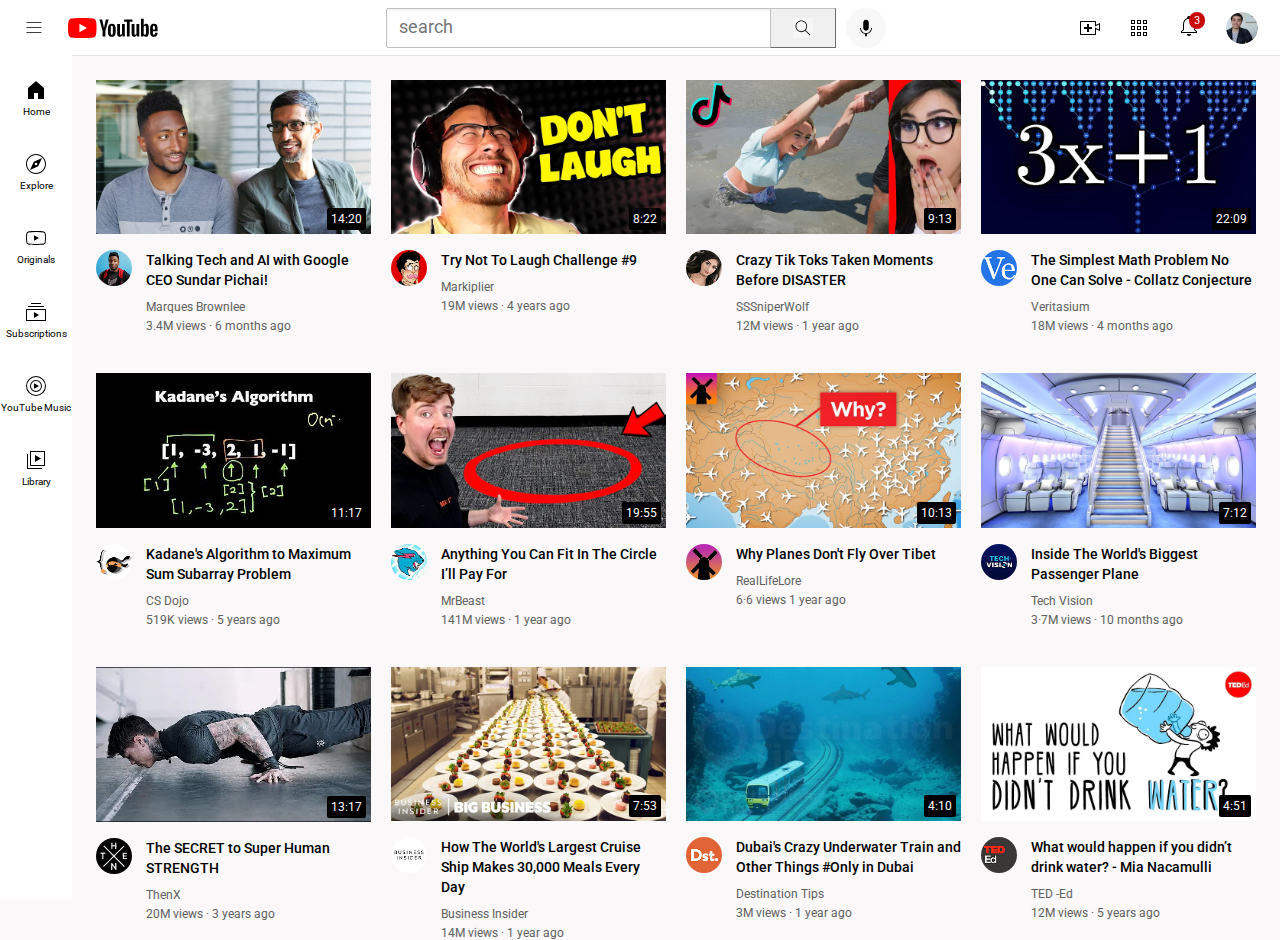
<file: index.html>
<!DOCTYPE html>
<html lang="en">
    <head>
        <meta name="viewport">
        <meta charset="UTF-8">
        <title>HTML/CSS PRACTICE | YouTube Clone</title>

        <link rel="preconnect" href="https://fonts.googleapis.com">
        <link rel="preconnect" href="https://fonts.gstatic.com" crossorigin>
        <link href="https://fonts.googleapis.com/css2?family=Roboto:ital,wght@0,100..900;1,100..900&display=swap" rel="stylesheet">
        

        <link rel="stylesheet" href="mystyles/general.css">
        <link rel="stylesheet" href="mystyles/header.css">
        <link rel="stylesheet" href="mystyles/sidebar.css">
        <link rel="stylesheet" href="mystyles/video.css">

    </head>
    <body>
        <main>
           <!--Header-->

        <div class="header">
            <div class="left-section"><img class="hamburger-menu" src="icons/hamburger-menu.svg"><img class="youtube-logo" src="icons/youtube-logo.svg"></div>
            
            <div class="middle-section">
                <input class="first-input" type="text" placeholder="search">
                <button class="search-button"><img class="search-icon" src="icons/search.svg">
                <div class="tooltip-search">Search</div>
            </button>

                <button class="voice-search"><img class="voice-icon" src="icons/voice-search-icon.svg">
                <div class="tooltip-voice">Search with your voice</div></button>
            </div>
            <div class="right-section">
                <div class="upload-icon-container"><img class="upload-icon" src="icons/upload.svg"><div class="tooltip-upload">Create</div></div>
                <div class="youtube-apps-container"><img class="youtube-apps" src="icons/youtube-apps.svg"><div class="tooltip-youtube-apps">YouTube apps</div></div>
                <div class="notifications-main-container"><div class="notification-icon-container">
                    <img class="notification-icon" src="icons/notifications.svg">
                    <div class="notifications-count">3</div><div class="tooltip-notifications">Notifications</div>
                </div></div>
                
                <img class="my-channel-picture" src="Channel-pictures/my-channel.jpeg">
                 </div>
                 </div>

             <!--Sidebar -->
  
            <div class="sidebar">
                <div class="sidebar-link"><img src="icons/home.svg"><div>Home</div></div>
                <div class="sidebar-link"><img src="icons/explore.svg"><div>Explore</div></div>
                <div class="sidebar-link"><img src="icons/originals.svg"><div>Originals</div></div>
                <div class="sidebar-link"><img src="icons/subscriptions.svg"><div>Subscriptions</div></div>
                <div class="sidebar-link"><img src="icons/youtube-music.svg"><div>YouTube Music</div></div>
                <div class="sidebar-link"><img src="icons/library.svg"><div>Library</div></div>
                
         </div>



        </div>

        <!--Video-previous-->
        
        <div class="video-grid">
            <div class="video-preview1">
                <div class="main-image">
                        <img class="first-thumbnail" src="thumbnails/thumbnail-1.webp">
        <div class="video-time">14:20</div>
                    </div>
                    <div class="video-info-grid">
                       
                            <div class="channel-picture">
                                <img class="profile-pics" src="Channel-pictures/channel-1.jpeg">
                            </div>
                            <div class="video-info">
                                <p class="video-title">
                                    Talking Tech and AI with Google CEO Sundar Pichai!
                                </p>
                                    <p class="video-author">Marques Brownlee</p>
                                    <p class="video-stats">3.4M views &#183; 6 months ago</p>
                            </div>
                    </div>
        
            </div>
            
            <div class="video-preview1">
                <div class="main-image">
                    <img class="first-thumbnail" src="thumbnails/thumbnail-2.webp">
                    <div class="video-time">8:22</div>
                </div>
                <div class="video-info-grid">
                    <div class="channel-picture">
                        <img class="profile-pics" src="Channel-pictures/channel-2.jpeg">
    
                    </div>
                    <div class="video-info">
                        <p class="video-title">
                            Try Not To Laugh Challenge #9
                        </p>
                            <p class="video-author">Markiplier</p>
                            <p class="video-stats">19M views &#183; 4 years ago</p>
                    </div>
                    
                </div>
                
    
                
        
            </div>
            <div class="video-preview1">
                <div class="main-image">
                    <img class="first-thumbnail" src="thumbnails/thumbnail-3.webp">
                    <div class="video-time">9:13</div>
                </div>
                <div class="video-info-grid">
                    <div class="channel-picture">
                        <img class="profile-pics" src="Channel-pictures/channel-3.jpeg">
                    </div>
                    <div class="video-info">
                        <p class="video-title">
                            Crazy Tik Toks Taken Moments Before DISASTER
                        </p>
                            <p class="video-author">SSSniperWolf</p>
                            <p class="video-stats">12M views &#183; 1 year ago</p>
                    </div>
                    
                </div>
                
    
               
        
            </div>
           
            <div class="video-preview1">
                <div class="main-image">
                    <img class="first-thumbnail" src="thumbnails/thumbnail-4.webp">
                    <div class="video-time">22:09</div>
                </div>
                <div class="video-info-grid">
                    <div class="channel-picture">
                        <img class="profile-pics" src="Channel-pictures/channel-4.jpeg">
                    </div>
                    <div class="video-info">
                        <p class="video-title">
                            The Simplest Math Problem No One Can Solve - Collatz Conjecture
                        </p>
                            <p class="video-author">Veritasium</p>
                            <p class="video-stats">18M views &#183; 4 months ago</p>
                    </div>
                    
                </div>
                
    
                
        
            </div>
            <div class="video-preview1">
                <div class="main-image">
                    <img class="first-thumbnail" src="thumbnails/thumbnail-5.webp">

                    <div class="video-time">11:17</div>

                </div>
                <div class="video-info-grid">
                    <div class="channel-picture">
                        <img class="profile-pics" src="Channel-pictures/channel-5.jpeg">
                    </div>
                    <div class="video-info">
                        <p class="video-title">
                            Kadane's Algorithm to Maximum Sum Subarray Problem
                        </p>
                            <p class="video-author">CS Dojo
                            </p>
                            <p class="video-stats">519K views &#183; 5 years ago</p>
                    </div>
                   
                </div>
                
                
    
                
        
            </div>
            <div class="video-preview1">
                <div class="main-image">
                    <img class="first-thumbnail" src="thumbnails/thumbnail-6.webp">
                    <div class="video-time">19:55</div>
                </div>
                <div class="video-info-grid" >
                    <div class="channel-picture">
                        <img class="profile-pics" src="Channel-pictures/channel-6.jpeg">
                    </div>
                    <div class="video-info">
                        <p class="video-title">
                            Anything You Can Fit In The Circle I’ll Pay For
                        </p>
                            <p class="video-author">MrBeast</p>
                            <p class="video-stats">141M views &#183; 1 year ago</p>
                
                    </div>
                    
                </div>
               
    
                
            </div>
            <div class="video-preview1">
                <div class="main-image">
                    <img class="first-thumbnail" src="thumbnails/thumbnail-7.webp">
                    <div class="video-time">10:13</div>
                </div>
                <div class="video-info-grid">
                    <div class="channel-picture">
                        <img class="profile-pics" src="Channel-pictures/channel-7.jpeg">
                    </div>
                    <div class="video-info">
                        <p class="video-title">
                            Why Planes Don't Fly Over Tibet
                        </p>
                            <p class="video-author">RealLifeLore</p>
                            <p class="video-stats">6&#183;6 views 1 year ago</p>
                    </div>
                    
            
                </div>
                
    
                
            </div>
            <div class="video-preview1">
                <div class="main-image">
                    <img class="first-thumbnail" src="thumbnails/thumbnail-8.webp">
                    <div class="video-time">7:12</div>
                </div>
                <div class="video-info-grid">
                    <div class="channel-picture">
                        <img class="profile-pics" src="Channel-pictures/channel-8.jpeg">
                    </div>
                    <div class="video-info">
                        <p class="video-title">
                            Inside The World's Biggest Passenger Plane
                        </p>
                            <p class="video-author">Tech Vision</p>
                            <p class="video-stats">3&#183;7M views &#183; 10 months ago</p>
                    </div>
                    
            
                </div>
                
    
                
            </div>
            <div class="video-preview1">
                <div class="main-image">
                    <img class="first-thumbnail" src="thumbnails/thumbnail-9.webp">
                    <div class="video-time">13:17</div>
    
                </div>
                <div class="video-info-grid" >
                    <div class="channel-picture" >
                        <img class="profile-pics" src="Channel-pictures/channel-9.jpeg">
                    </div>
                    <div class="video-info">
                        <p class="video-title">
                            The SECRET to Super Human STRENGTH
                        </p>
                            <p class="video-author">ThenX</p>
                            <p class="video-stats">20M views &#183; 3 years ago</p>
                    </div>
                    </div>
                    
                
                
        
            </div>
            <div class="video-preview1">
                <div class="main-image">
                    <img class="first-thumbnail" src="thumbnails/thumbnail-10.webp">
                    <div class="video-time">7:53</div>
                </div>
                <div class="video-info-grid">
                    <div class="channel-picture">
                        <img class="profile-pics" src="Channel-pictures/channel-10.jpeg">
                    </div>
                    <div class="video-info">
                        <p class="video-title">
                        How The World's Largest Cruise Ship Makes 30,000 Meals Every Day
                    </p>
                        <p class="video-author">Business Insider</p>
                        <p class="video-stats">14M views &#183; 1 year ago</p>
                    </div>
                    
                </div>
                
    
    
        
            </div>
            <div class="video-preview1">
                <div class="main-image">
                    <img class="first-thumbnail" src="thumbnails/thumbnail-11.webp">
                    <div class="video-time">4:10</div>
                </div>
                <div class="video-info-grid">
                    <div class="channel-picture">
                        <img class="profile-pics" src="Channel-pictures/channel-11.jpeg">
                    </div>
                    <div class="video-info">
                        <p class="video-title">
                            Dubai's Crazy Underwater Train and Other Things #Only in Dubai
                        </p>
                            <p class="video-author">Destination Tips</p>
                            <p class="video-stats">3M views &#183; 1 year ago</p>
                    </div>
                    
                </div>
                
    
    
        
            </div>
            <div class="video-preview1">
                <div class="main-image" >
                    <img class="first-thumbnail" src="thumbnails/thumbnail-12.webp">
                    <div class="video-time">4:51</div>
                </div>
                <div class="video-info-grid">
                    <div class="channel-picture">
                        <img class="profile-pics" src="Channel-pictures/channel-12.jpeg">
                    </div>
                    <div class="video-info">
                        <p class="video-title">
                            What would happen if you didn’t drink water? - Mia Nacamulli
                        </p>
                            <p class="video-author">TED &#8208;Ed</p>
                            <p class="video-stats">12M views &#183; 5 years ago</p>
                    </div>
                    
                </div>
            </div>
        </main>
      </body>
     </html>
</file>
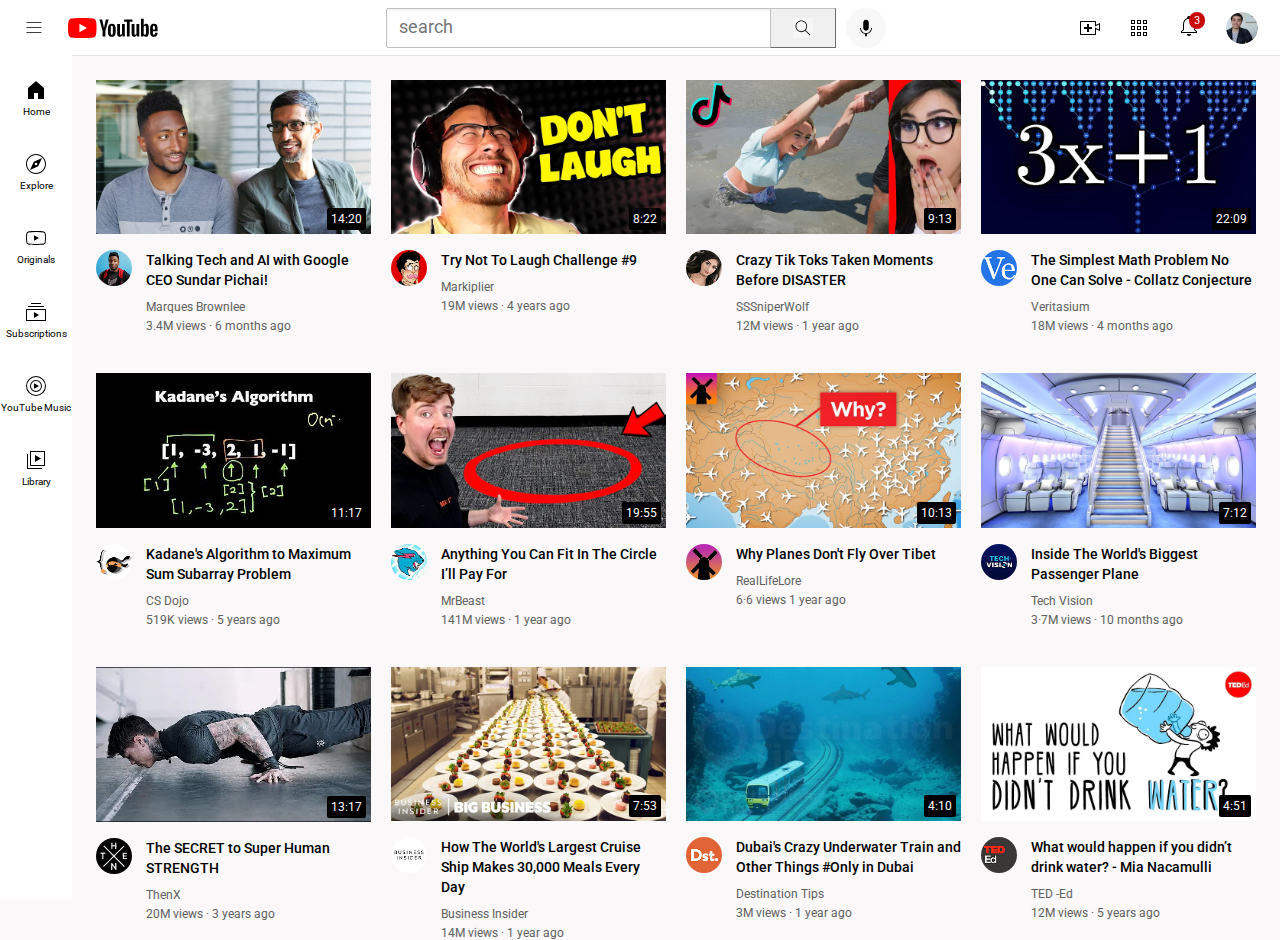
<file: youtube.html>
<!DOCTYPE html>
<html>
    <head>
        <link rel="preconnect" href="https://fonts.googleapis.com">
        <link rel="preconnect" href="https://fonts.gstatic.com" crossorigin>
        <link href="https://fonts.googleapis.com/css2?family=Roboto:ital,wght@0,100..900;1,100..900&display=swap" rel="stylesheet">
        


        <title>Youtube.com Clone</title>

        <link rel="stylesheet" href="mystyles/general.css">
        <link rel="stylesheet" href="mystyles/header.css">
        <link rel="stylesheet" href="mystyles/sidebar.css">
        <link rel="stylesheet" href="mystyles/video.css">

    </head>
    <body>
        <div class="header">
            <div class="left-section"><img class="hamburger-menu" src="icons/hamburger-menu.svg"><img class="youtube-logo" src="icons/youtube-logo.svg"></div>
            <div class="middle-section">
                <input class="first-input" type="text" placeholder="search">
                <button class="search-button"><img class="search-icon" src="icons/search.svg">
                <div class="tooltip-search">Search</div>
            </button>

                <button class="voice-search"><img class="voice-icon" src="icons/voice-search-icon.svg">
                <div class="tooltip-voice">Search with your voice</div></button>
            </div>
            <div class="right-section">
                <div class="upload-icon-container"><img class="upload-icon" src="icons/upload.svg"><div class="tooltip-upload">Create</div></div>
                <div class="youtube-apps-container"><img class="youtube-apps" src="icons/youtube-apps.svg"><div class="tooltip-youtube-apps">YouTube apps</div></div>
                <div class="notifications-main-container"><div class="notification-icon-container">
                    <img class="notification-icon" src="icons/notifications.svg">
                    <div class="notifications-count">3</div><div class="tooltip-notifications">Notifications</div>
                </div></div>
                
                <img class="my-channel-picture" src="Channel-pictures/my-channel.jpeg">
                 </div>
                 </div>

            <div class="sidebar">
                <div class="sidebar-link"><img src="icons/home.svg"><div>Home</div></div>
                <div class="sidebar-link"><img src="icons/explore.svg"><div>Explore</div></div>
                <div class="sidebar-link"><img src="icons/originals.svg"><div>Originals</div></div>
                <div class="sidebar-link"><img src="icons/subscriptions.svg"><div>Subscriptions</div></div>
                <div class="sidebar-link"><img src="icons/youtube-music.svg"><div>YouTube Music</div></div>
                <div class="sidebar-link"><img src="icons/library.svg"><div>Library</div></div>
                
         </div>



        </div>
        
        <div class="video-grid">
            <div class="video-preview1">
                <div class="main-image">
                        <img class="first-thumbnail" src="thumbnails/thumbnail-1.webp">
        <div class="video-time">14:20</div>
                    </div>
                    <div class="video-info-grid">
                       
                            <div class="channel-picture">
                                <img class="profile-pics" src="Channel-pictures/channel-1.jpeg">
                            </div>
                            <div class="video-info">
                                <p class="video-title">
                                    Talking Tech and AI with Google CEO Sundar Pichai!
                                </p>
                                    <p class="video-author">Marques Brownlee</p>
                                    <p class="video-stats">3.4M views &#183; 6 months ago</p>
                            </div>
                    </div>
        
            </div>
            
            <div class="video-preview1">
                <div class="main-image">
                    <img class="first-thumbnail" src="thumbnails/thumbnail-2.webp">
                    <div class="video-time">8:22</div>
                </div>
                <div class="video-info-grid">
                    <div class="channel-picture">
                        <img class="profile-pics" src="Channel-pictures/channel-2.jpeg">
    
                    </div>
                    <div class="video-info">
                        <p class="video-title">
                            Try Not To Laugh Challenge #9
                        </p>
                            <p class="video-author">Markiplier</p>
                            <p class="video-stats">19M views &#183; 4 years ago</p>
                    </div>
                    
                </div>
                
    
                
        
            </div>
            <div class="video-preview1">
                <div class="main-image">
                    <img class="first-thumbnail" src="thumbnails/thumbnail-3.webp">
                    <div class="video-time">9:13</div>
                </div>
                <div class="video-info-grid">
                    <div class="channel-picture">
                        <img class="profile-pics" src="Channel-pictures/channel-3.jpeg">
                    </div>
                    <div class="video-info">
                        <p class="video-title">
                            Crazy Tik Toks Taken Moments Before DISASTER
                        </p>
                            <p class="video-author">SSSniperWolf</p>
                            <p class="video-stats">12M views &#183; 1 year ago</p>
                    </div>
                    
                </div>
                
    
               
        
            </div>
           
            <div class="video-preview1">
                <div class="main-image">
                    <img class="first-thumbnail" src="thumbnails/thumbnail-4.webp">
                    <div class="video-time">22:09</div>
                </div>
                <div class="video-info-grid">
                    <div class="channel-picture">
                        <img class="profile-pics" src="Channel-pictures/channel-4.jpeg">
                    </div>
                    <div class="video-info">
                        <p class="video-title">
                            The Simplest Math Problem No One Can Solve - Collatz Conjecture
                        </p>
                            <p class="video-author">Veritasium</p>
                            <p class="video-stats">18M views &#183; 4 months ago</p>
                    </div>
                    
                </div>
                
    
                
        
            </div>
            <div class="video-preview1">
                <div class="main-image">
                    <img class="first-thumbnail" src="thumbnails/thumbnail-5.webp">

                    <div class="video-time">11:17</div>

                </div>
                <div class="video-info-grid">
                    <div class="channel-picture">
                        <img class="profile-pics" src="Channel-pictures/channel-5.jpeg">
                    </div>
                    <div class="video-info">
                        <p class="video-title">
                            Kadane's Algorithm to Maximum Sum Subarray Problem
                        </p>
                            <p class="video-author">CS Dojo
                            </p>
                            <p class="video-stats">519K views &#183; 5 years ago</p>
                    </div>
                   
                </div>
                
                
    
                
        
            </div>
            <div class="video-preview1">
                <div class="main-image">
                    <img class="first-thumbnail" src="thumbnails/thumbnail-6.webp">
                    <div class="video-time">19:55</div>
                </div>
                <div class="video-info-grid" >
                    <div class="channel-picture">
                        <img class="profile-pics" src="Channel-pictures/channel-6.jpeg">
                    </div>
                    <div class="video-info">
                        <p class="video-title">
                            Anything You Can Fit In The Circle I’ll Pay For
                        </p>
                            <p class="video-author">MrBeast</p>
                            <p class="video-stats">141M views &#183; 1 year ago</p>
                
                    </div>
                    
                </div>
               
    
                
            </div>
            <div class="video-preview1">
                <div class="main-image">
                    <img class="first-thumbnail" src="thumbnails/thumbnail-7.webp">
                    <div class="video-time">10:13</div>
                </div>
                <div class="video-info-grid">
                    <div class="channel-picture">
                        <img class="profile-pics" src="Channel-pictures/channel-7.jpeg">
                    </div>
                    <div class="video-info">
                        <p class="video-title">
                            Why Planes Don't Fly Over Tibet
                        </p>
                            <p class="video-author">RealLifeLore</p>
                            <p class="video-stats">6&#183;6 views 1 year ago</p>
                    </div>
                    
            
                </div>
                
    
                
            </div>
            <div class="video-preview1">
                <div class="main-image">
                    <img class="first-thumbnail" src="thumbnails/thumbnail-8.webp">
                    <div class="video-time">7:12</div>
                </div>
                <div class="video-info-grid">
                    <div class="channel-picture">
                        <img class="profile-pics" src="Channel-pictures/channel-8.jpeg">
                    </div>
                    <div class="video-info">
                        <p class="video-title">
                            Inside The World's Biggest Passenger Plane
                        </p>
                            <p class="video-author">Tech Vision</p>
                            <p class="video-stats">3&#183;7M views &#183; 10 months ago</p>
                    </div>
                    
            
                </div>
                
    
                
            </div>
            <div class="video-preview1">
                <div class="main-image">
                    <img class="first-thumbnail" src="thumbnails/thumbnail-9.webp">
                    <div class="video-time">13:17</div>
    
                </div>
                <div class="video-info-grid" >
                    <div class="channel-picture" >
                        <img class="profile-pics" src="Channel-pictures/channel-9.jpeg">
                    </div>
                    <div class="video-info">
                        <p class="video-title">
                            The SECRET to Super Human STRENGTH
                        </p>
                            <p class="video-author">ThenX</p>
                            <p class="video-stats">20M views &#183; 3 years ago</p>
                    </div>
                    </div>
                    
                
                
        
            </div>
            <div class="video-preview1">
                <div class="main-image">
                    <img class="first-thumbnail" src="thumbnails/thumbnail-10.webp">
                    <div class="video-time">7:53</div>
                </div>
                <div class="video-info-grid">
                    <div class="channel-picture">
                        <img class="profile-pics" src="Channel-pictures/channel-10.jpeg">
                    </div>
                    <div class="video-info">
                        <p class="video-title">
                        How The World's Largest Cruise Ship Makes 30,000 Meals Every Day
                    </p>
                        <p class="video-author">Business Insider</p>
                        <p class="video-stats">14M views &#183; 1 year ago</p>
                    </div>
                    
                </div>
                
    
    
        
            </div>
            <div class="video-preview1">
                <div class="main-image">
                    <img class="first-thumbnail" src="thumbnails/thumbnail-11.webp">
                    <div class="video-time">4:10</div>
                </div>
                <div class="video-info-grid">
                    <div class="channel-picture">
                        <img class="profile-pics" src="Channel-pictures/channel-11.jpeg">
                    </div>
                    <div class="video-info">
                        <p class="video-title">
                            Dubai's Crazy Underwater Train and Other Things #Only in Dubai
                        </p>
                            <p class="video-author">Destination Tips</p>
                            <p class="video-stats">3M views &#183; 1 year ago</p>
                    </div>
                    
                </div>
                
    
    
        
            </div>
            <div class="video-preview1">
                <div class="main-image" >
                    <img class="first-thumbnail" src="thumbnails/thumbnail-12.webp">
                    <div class="video-time">4:51</div>
                </div>
                <div class="video-info-grid">
                    <div class="channel-picture">
                        <img class="profile-pics" src="Channel-pictures/channel-12.jpeg">
                    </div>
                    <div class="video-info">
                        <p class="video-title">
                            What would happen if you didn’t drink water? - Mia Nacamulli
                        </p>
                            <p class="video-author">TED &#8208;Ed</p>
                            <p class="video-stats">12M views &#183; 5 years ago</p>
                    </div>
                    
                </div>
                
    
                
        
            </div>
            
        </body>
    
        </div>
        </html>
</file>
<file: mystyles/general.css>
p {
    font-family: Roboto, Arial;
    margin-top: 0;
    margin-bottom: 0;
}

body {
    margin: 0;
    padding-top: 80px;
    padding-left: 96px;
    padding-right: 24px;
    background-color: rgb(250, 248, 248);
}
</file>
<file: mystyles/header.css>
.header {
    height: 55px;

    display: flex;
    flex-direction: row;
    justify-content: space-between;
    position: fixed;
    top: 0;
    left: 0;
    right: 0;
    background-color: white;
    border-bottom-width: 1px;
    border-bottom-style: solid;
    border-bottom-color: rgba(228, 228, 228);
    z-index: 100;

}

.left-section {
    display: flex;
    align-items: center;
    cursor: pointer;
}
.hamburger-menu {
    height: 20px;
    margin-left: 24px;
    margin-right: 24px;
    
}

.youtube-logo {
    height: 20px;

}

.middle-section {
    flex: 1;
    margin-left: 70px;
    margin-right: 35px;
    max-width: 500px;
    display: flex;
    align-items: center;
}

.first-input {
flex: 1;
height: 36px;
font-size: 16px;
padding-left: 12px;
border-width: 1px;
border-style: solid;
border-color: rgba(192 192 192);
box-shadow: inset 1px 2px 3px rgba(0, 0, 0, 0.05);
border-radius: 2px;
width: 0;
}

.first-input::placeholder {
    font-family: Roboto, Arial;
    font-size: 18px;
    
}

.search-button {
    display: flex;
    justify-content: center;
    align-items: center;
    height: 40px;
    width: 66px;
    background-color: rgba(240, 240, 240);
    border-width: 1px;
    border-color: rgb(192 192 192);
    margin-left: -1px;
    margin-right: 10px;
    position: relative;
    cursor: pointer;

}
.search-button .tooltip-search {
position: absolute;
display: flex;
justify-content: center;
align-items: center;
background-color: rgb(153, 149, 149);
color: white;
font-weight: bold;
font-family: Roboro, Arial;
font-size: 12px;
padding-left: 5px;
cursor: pointer;
    padding-right: 5px;
    padding-top: 4px;
    padding-bottom: 4px;
    border-radius: 2px;
    bottom: -30px;
    opacity: 0;
    transition: opacity 0.15s;
    
}

.search-button:hover .tooltip-search {
    opacity: 1;
    
}

.search-icon {
    height: 20px;
    border-color: rgb(0, 0, 0);
    background-color: rgb(247, 247, 247)
   
}
.voice-search {
    display: flex;
    justify-content: center;
    align-items: center;
    height: 40px;
    width: 40px;
    border-color: rgb(192 192 192);
    border-radius: 20px;
    border: none;
    background-color: rgb(248, 248, 248);
    position: relative;

}

.voice-search .tooltip-voice {
    position: absolute;
    background-color: rgb(153, 149, 149);
    color: white;
    font-weight: bold;
    font-family: Roboto, Arial;
    font-size: 12px;
    padding-left: 5px;
    cursor: pointer;
    padding-right: 5px;
    padding-top: 4px;
    padding-bottom: 4px;
    border-radius: 2px;
    bottom: -30px;
    opacity: 0;
    transition: opacity 0.15s;
    pointer-events: none;
    white-space: nowrap;

}

.voice-search:hover .tooltip-voice {
    opacity: 1;

}
.voice-icon {
    height: 22px;
    
}

.right-section {
    width: 180px;
    margin-right: 22px;
    display: flex;
    align-items: center;
    justify-content: space-between;
    flex-shrink: 0;
}

.upload-icon-container {
    display: flex;
    justify-content: center;
    align-items: center;
    position: relative;
    cursor: pointer;
}

.upload-icon-container .tooltip-upload {
    position: absolute;
    background-color: rgb(153, 149, 149);
    color: white;
    font-weight: bold;
    font-family: Roboto, Arial;
    font-size: 12px;
    padding-left: 5px;
    cursor: pointer;
    padding-right: 5px;
    padding-top: 4px;
    padding-bottom: 4px;
    border-radius: 2px;
    bottom: -30px;
    opacity: 0;
    transition: opacity 0.15s;
    pointer-events: none;
    white-space: nowrap;
}

.upload-icon-container:hover .tooltip-upload {
    opacity: 1;
}



.upload-icon {
height: 24px;
margin-right: 16px;
}


.youtube-apps-container {
    display: flex;
    justify-content: center;
    align-items: center;
    position: relative;
    cursor: pointer;
}

.youtube-apps-container .tooltip-youtube-apps {
    position: absolute;
    background-color: rgb(153, 149, 149);
    color: white;
    font-weight: bold;
    font-family: Roboto, Arial;
    font-size: 12px;
    padding-left: 5px;
    cursor: pointer;
    padding-right: 5px;
    padding-top: 4px;
    padding-bottom: 4px;
    border-radius: 2px;
    bottom: -30px;
    opacity: 0;
    transition: opacity 0.15s;
    pointer-events: none;
    white-space: nowrap;  
}

.youtube-apps-container:hover .tooltip-youtube-apps {
    opacity: 1;
}

.youtube-apps {
height: 24px;
margin-right: 16px;
}

.notifications-main-container {
        display: flex;
        justify-content: center;
        align-items: center;
        position: relative;
        cursor: pointer;
}

.notifications-main-container .tooltip-notifications {
    position: absolute;
    background-color: rgb(153, 149, 149);
    color: white;
    font-weight: bold;
    font-family: Roboto, Arial;
    font-size: 12px;
    padding-left: 5px;
    cursor: pointer;
    padding-right: 5px;
    padding-top: 4px;
    padding-bottom: 4px;
    border-radius: 2px;
    bottom: -30px;
    opacity: 0;
    transition: opacity 0.15s;
    pointer-events: none;
    white-space: nowrap;  
}

.notifications-main-container:hover .tooltip-notifications {
    opacity: 1;
}


.notification-icon {
height: 24px;
    

}


.notification-icon-container {
    position: relative;
    
}


.notifications-count {
    position: absolute;
    top: -2px;
    right: -4px;
    background-color: rgb(200, 10, 10);
    color: white;
    font-family: Roboto, Arial;
    font-size: 11px;
    padding-left: 5px;
    padding-right: 5px;
    padding-top: 2px;
    padding-bottom: 2px;
    border-radius: 10px;
 
}

.my-channel-picture {
    height: 32px;
    border-radius: 16px;
    margin-left: 16px;
  
}
</file>
<file: mystyles/sidebar.css>
.sidebar{
    
    position: fixed;
    top: 55px;
    left: 0;
    bottom: 0;
    width: 72px;
    background-color: white;
    z-index: 200;
    padding-top: 5px;
}

.sidebar-link {
    height: 74px;
    display: flex;
    justify-content: center;
    align-items: center;
    flex-direction: column;
    cursor: pointer;
}

.sidebar-link:hover {
    background-color: rgb(235, 234, 234); 
}

.sidebar-link img {
    height: 24px;
    margin-bottom: 4px;
    }

.sidebar-link div {
    font-family: Roboto, Arial;
    font-size: 10px;
    
}
</file>
<file: mystyles/video.css>
.first-thumbnail {
    width: 100%; 
    }
   
    
    .video-title {
margin-top: 0;
font-size: 14px;
font-weight: 500;
line-height: 20px;
margin-bottom: 10px;
    }
    
    .video-author {
font-size: 12px;
color: rgb(96, 96, 96);
margin-bottom: 5px;
    }
    
    .video-stats {
font-size: 12px;
color: rgb(96, 96, 96);
    }

    .video-info-grid {
        display: grid;
        grid-template-columns: 50px 1fr;
    }
    
    .profile-pics {
        width: 36px;
        border-radius: 21px;
    }

    .main-image {
margin-bottom: 12px;
position: relative;
cursor: pointer;
    }

    .video-grid {
        display: grid;
        grid-template-columns: 1fr 1fr 1fr 1fr;
        column-gap: 20px;
        row-gap: 40px;
    }
    @media (max-width: 750px) {
        .video-grid {
            grid-template-columns: 1fr 1f;
        }
    }
    

    .video-time {
        position: absolute;
        font-family: Roboto, Arial;
        font-size: 12px;
       padding: 4px;
        border-radius: 2px;
        bottom: 8px;
        right: 5px;
        background-color: black;
        color: white;
    }
</file>
